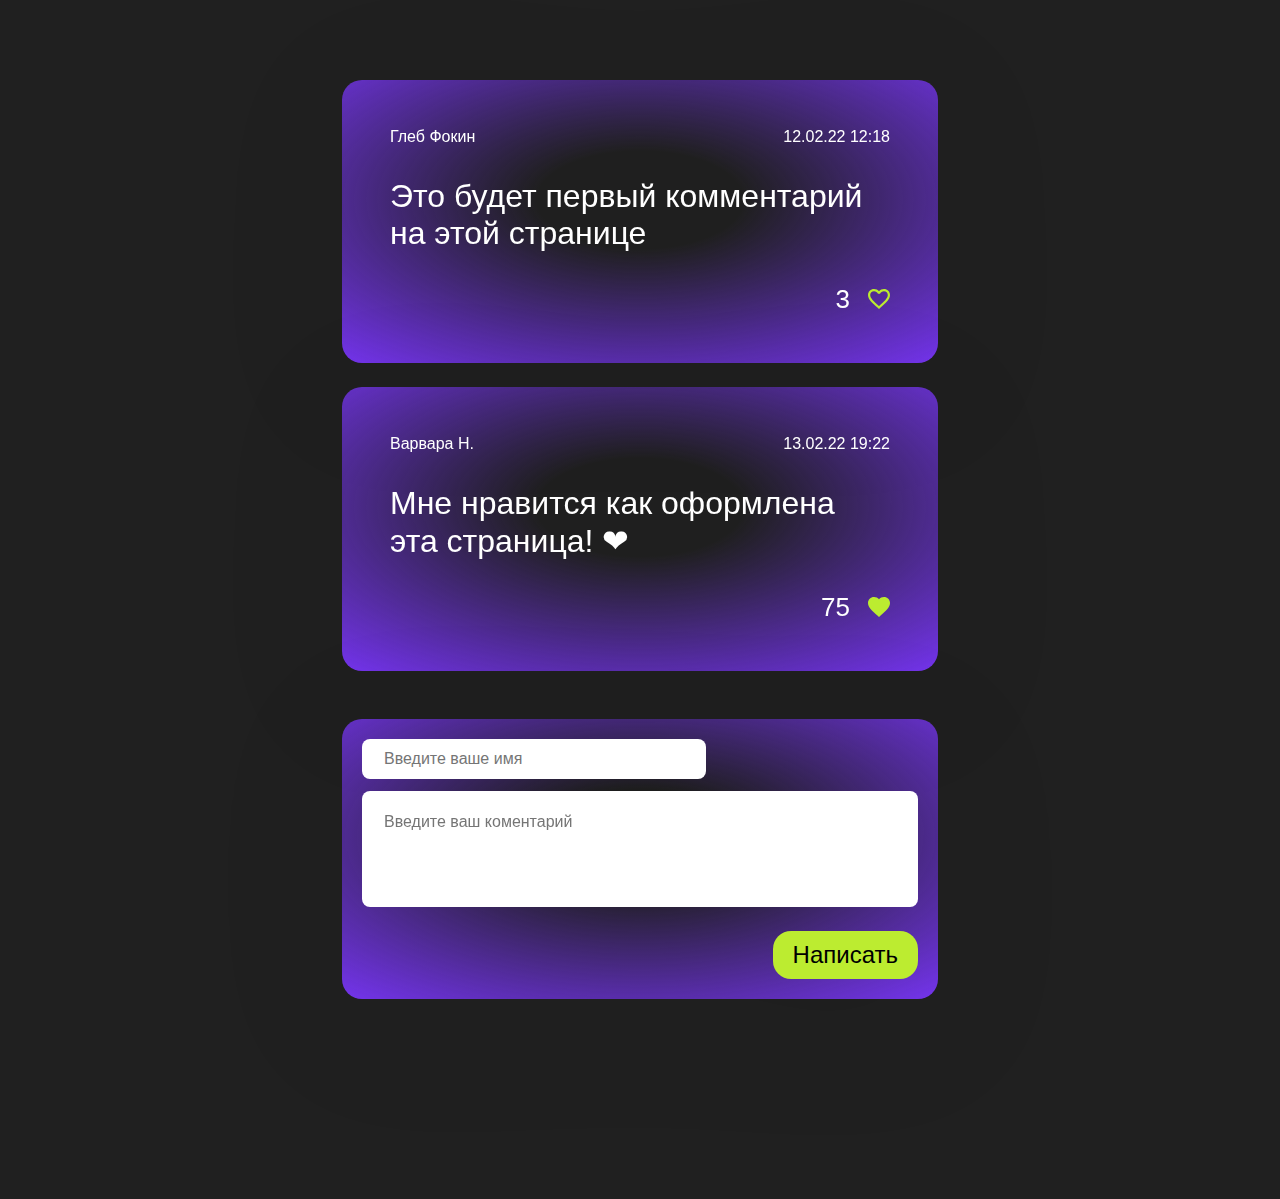
<file: index.html>
<!DOCTYPE html>
<html>
  <head>
    <title>Проект "Комменты"</title>
    <meta charset="utf-8" />
    <link rel="stylesheet" href="styles.css" />
  </head>

  <body>
    <div class="container">
      <ul id="list" class="comments">
        <li class="comment">
          <div class="comment-header">
            <div>Глеб Фокин</div>
            <div>12.02.22 12:18</div>
          </div>
          <div class="comment-body">
            <div class="comment-text">
              Это будет первый комментарий на этой странице
            </div>
          </div>
          <div class="comment-footer">
            <div class="likes">
              <span class="likes-counter">3</span>
              <button class="like-button"></button>
            </div>
          </div>
        </li>
        <li class="comment">
          <div class="comment-header">
            <div>Варвара Н.</div>
            <div>13.02.22 19:22</div>
          </div>
          <div class="comment-body">
            <div class="comment-text">
              Мне нравится как оформлена эта страница! ❤
            </div>
          </div>
          <div class="comment-footer">
            <div class="likes">
              <span class="likes-counter">75</span>
              <button class="like-button -active-like"></button>
            </div>
          </div>
        </li>
      </ul>
      <div class="add-form">
        <input
          type="text"
          id="name-input"
          value=""
          class="add-form-name"
          placeholder="Введите ваше имя"
        />
        <textarea
          type="textarea"
          id="comment-input"
          value=""
          class="add-form-text"
          placeholder="Введите ваш коментарий"
          rows="4"
        ></textarea>
        <div class="add-form-row">
          <button id="add-button" class="add-form-button">Написать</button>
        </div>
      </div>
    </div>
  </body>
  <style>
    .error {
      background-color: darkred;
    }
  </style>

  <script>
    "use strict";
    const buttonElement = document.getElementById("add-button");
    const listElement = document.getElementById("list");
    const inputNameElement = document.getElementById("name-input");
    const inputTextElement = document.getElementById("comment-input");

    function toggleButton() {
      if (inputNameElement.value && inputTextElement.value) {
        buttonElement.disabled = false;
        buttonElement.classList.remove("disabled");
      } else {
        buttonElement.disabled = true;
        buttonElement.classList.add("disabled");
      }
    }

    inputNameElement.addEventListener("input", toggleButton);
    inputTextElement.addEventListener("input", toggleButton);

    buttonElement.addEventListener("click", () => {
      inputNameElement.classList.remove("error");
      inputTextElement.classList.remove("error");

      if (inputNameElement.value === "") {
        inputNameElement.classList.add("error");
        return;
      }

      if (inputTextElement.value === "") {
        inputTextElement.classList.add("error");
        return;
      }

      const currentDate = new Date().toLocaleString("ru-RU", {
        hour12: false,
        hour: "2-digit",
        minute: "2-digit",
        second: "2-digit",
        day: "2-digit",
        month: "2-digit",
        year: "2-digit",
      });

      listElement.innerHTML += `
    <li class="comment">
      <div class="comment-header">
        <div>${inputNameElement.value}</div>
        <div>${currentDate}</div>
      </div>
      <div class="comment-body">
        <div class="comment-text">
          ${inputTextElement.value}
        </div>
      </div>
      <div class="comment-footer">
        <div class="likes">
          <span class="likes-counter">0</span>
          <button class="like-button -active-like"></button>
        </div>
      </div>
    </li>
  `;

      inputNameElement.value = "";
      inputTextElement.value = "";
      buttonElement.disabled = true;
      buttonElement.classList.add("disabled");
    });
    inputTextElement.addEventListener("keyup", (event) => {
      if (event.keyCode === 13 && !buttonElement.disabled) {
        event.preventDefault();
        buttonElement.click();
      }
    });
  </script>
</html>
<!--
</file>
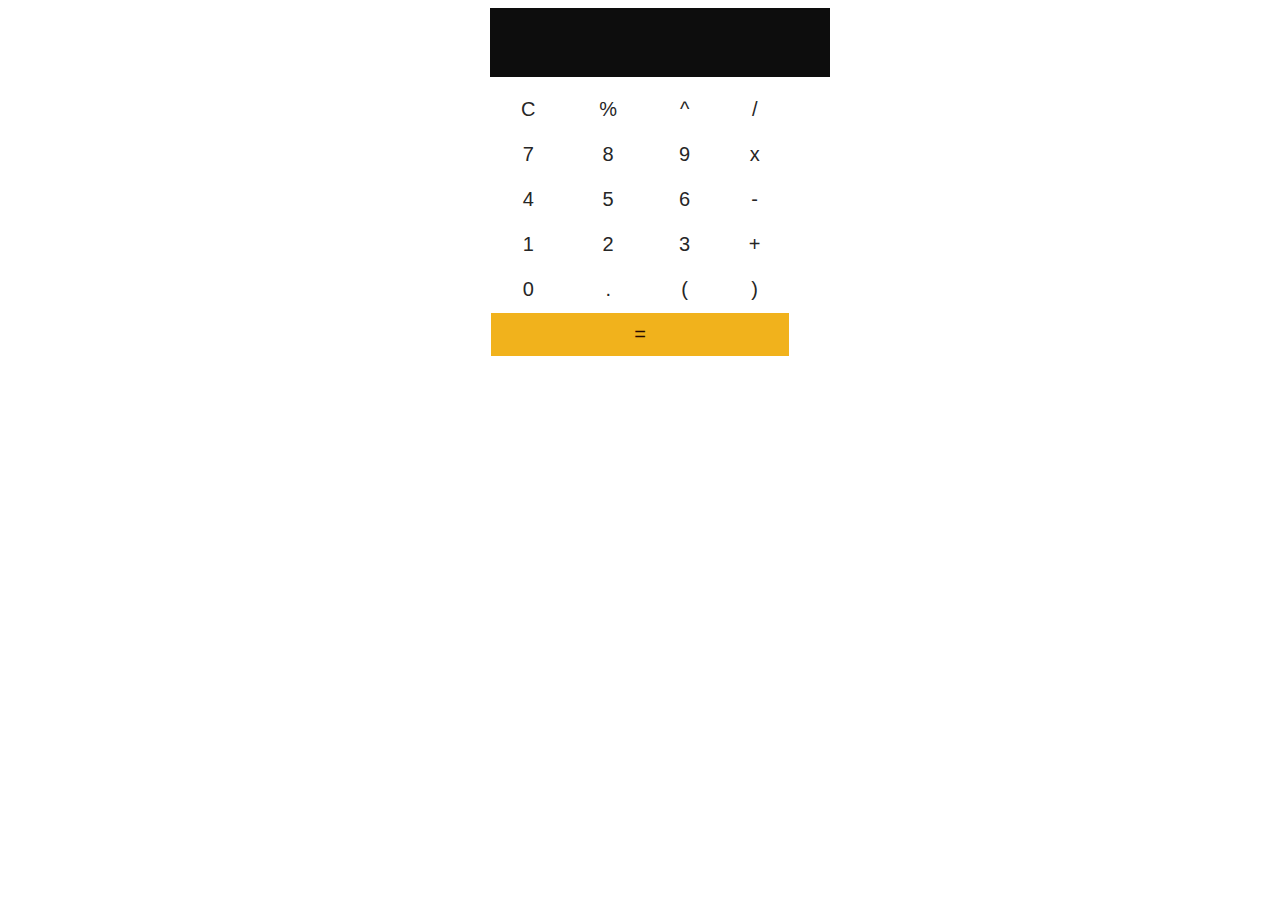
<file: calculator.html>
<!DOCTYPE html>
<html>
  <head>
    <meta charset="UTF-8" />
    <title>Calculator App</title>
    <link rel="stylesheet" href="calculator.css" />
  </head>
  <body>
    <div class="calculator">
      <input type="text" id="input-box" disabled />
      <table>
        <tr>
          <td><button onClick="buttonPressed('C')">C</button></td>
          <td><button onClick="buttonPressed('%')">%</button></td>
          <td><button onClick="buttonPressed('^')">^</button></td>
          <td><button onClick="buttonPressed('/')">/</button></td>
        </tr>
        <tr>
          <td><button onClick="buttonPressed('7')">7</button></td>
          <td><button onClick="buttonPressed('8')">8</button></td>
          <td><button onClick="buttonPressed('9')">9</button></td>
          <td><button onClick="buttonPressed('*')">x</button></td>
        </tr>
        <tr>
          <td><button onClick="buttonPressed('4')">4</button></td>
          <td><button onClick="buttonPressed('5')">5</button></td>
          <td><button onClick="buttonPressed('6')">6</button></td>
          <td><button onClick="buttonPressed('-')">-</button></td>
        </tr>
        <tr>
          <td><button onClick="buttonPressed('1')">1</button></td>
          <td><button onClick="buttonPressed('2')">2</button></td>
          <td><button onClick="buttonPressed('3')">3</button></td>
          <td><button onClick="buttonPressed('+')">+</button></td>
        </tr>
        <tr>
          <td><button onClick="buttonPressed('0')">0</button></td>
          <td><button onClick="buttonPressed('.')">.</button></td>
          <td><button onClick="buttonPressed('(')">(</button></td>
          <td><button onClick="buttonPressed(')')">)</button></td>
        </tr>
        <tr>
          <td colspan="4">
            <button id="equal-sign" onClick="calculate()">=</button>
          </td>
        </tr>
      </table>
    </div>

    <script src="script10.js"></script>
  </body>
</html>
</file>
<file: styles.css>
body {
  margin: 0;
}

.container {
  font-family: Helvetica;
  color: #ffffff;
  display: flex;
  flex-direction: column;
  align-items: center;
  padding-top: 80px;
  padding-bottom: 200px;
  background: #202020;
  min-height: 100vh;
}

.comments,
.comment {
  margin: 0;
  padding: 0;
  list-style: none;
}

.comment,
.add-form {
  width: 596px;
  box-sizing: border-box;
  background: radial-gradient(
    75.42% 75.42% at 50% 42.37%,
    rgba(53, 53, 53, 0) 22.92%,
    #7334ea 100%
  );
  filter: drop-shadow(0px 20px 67px rgba(0, 0, 0, 0.08));
  border-radius: 20px;
}

.comments {
  display: flex;
  flex-direction: column;
  gap: 24px;
}

.comment {
  padding: 48px;
}

.comment-header {
  font-size: 16px;
  display: flex;
  justify-content: space-between;
}

.comment-footer {
  display: flex;
  justify-content: flex-end;
}

.comment-body {
  margin-top: 32px;
  margin-bottom: 32px;
}

.comment-text {
  font-size: 32px;
}

.likes {
  display: flex;
  align-items: center;
}

.like-button {
  all: unset;
  cursor: pointer;
}

.likes-counter {
  font-size: 26px;
  margin-right: 8px;
}

.like-button {
  margin-left: 10px;
  background-image: url("data:image/svg+xml,%3Csvg width='22' height='20' viewBox='0 0 22 20' fill='none' xmlns='http://www.w3.org/2000/svg' %3E%3Cpath d='M11.11 16.9482L11 17.0572L10.879 16.9482C5.654 12.2507 2.2 9.14441 2.2 5.99455C2.2 3.81471 3.85 2.17984 6.05 2.17984C7.744 2.17984 9.394 3.26975 9.977 4.75204H12.023C12.606 3.26975 14.256 2.17984 15.95 2.17984C18.15 2.17984 19.8 3.81471 19.8 5.99455C19.8 9.14441 16.346 12.2507 11.11 16.9482ZM15.95 0C14.036 0 12.199 0.882834 11 2.26703C9.801 0.882834 7.964 0 6.05 0C2.662 0 0 2.6267 0 5.99455C0 10.1035 3.74 13.4714 9.405 18.5613L11 20L12.595 18.5613C18.26 13.4714 22 10.1035 22 5.99455C22 2.6267 19.338 0 15.95 0Z' fill='%23BCEC30' /%3E%3C/svg%3E");
  background-repeat: no-repeat;
  width: 22px;
  height: 22px;
}

.-active-like {
  background-image: url("data:image/svg+xml,%3Csvg width='22' height='20' viewBox='0 0 22 20' fill='none' xmlns='http://www.w3.org/2000/svg'%3E%3Cpath d='M15.95 0C14.036 0 12.199 0.882834 11 2.26703C9.801 0.882834 7.964 0 6.05 0C2.662 0 0 2.6267 0 5.99455C0 10.1035 3.74 13.4714 9.405 18.5613L11 20L12.595 18.5613C18.26 13.4714 22 10.1035 22 5.99455C22 2.6267 19.338 0 15.95 0Z' fill='%23BCEC30'/%3E%3C/svg%3E");
}

.add-form {
  padding: 20px;
  margin-top: 48px;
  display: flex;
  flex-direction: column;
}

.add-form-name,
.add-form-text {
  font-size: 16px;
  font-family: Helvetica;
  border-radius: 8px;
  border: none;
}

.add-form-name {
  width: 300px;
  padding: 11px 22px;
}

.add-form-text {
  margin-top: 12px;
  padding: 22px;
  resize: none;
}

.add-form-row {
  display: flex;
  justify-content: flex-end;
}

.add-form-button {
  margin-top: 24px;
  font-size: 24px;
  padding: 10px 20px;
  background-color: #bcec30;
  border: none;
  border-radius: 18px;
  cursor: pointer;
}

.add-form-button:hover {
  opacity: 0.9;
}
.comment-header {
  display: flex;
  justify-content: space-between;
}
</file>
<file: calculator.css>
.calculator {
  width: 300px;
  margin: auto;
}
input {
  width: 100%;
  border: none;
  background-color: #0d0d0d;
  color: #fff;
  padding: 20px;
  font-size: 25px;
  text-align: right;
}
table {
  margin-top: 10px;
  border-collapse: collapse;
  width: 100%;
}
button {
  width: 100%;
  padding: 10px;
  background-color: #fff;
  color: #262626;
  border: none;
  font-size: 20px;
  cursor: pointer;
}
button:hover {
  background-color: #0d0d0d;
  color: #fff;
  transition: 0.5s;
}
button#equal-sign {
  background-color: #f1b21c;
  color: #260b01;
}
</file>
